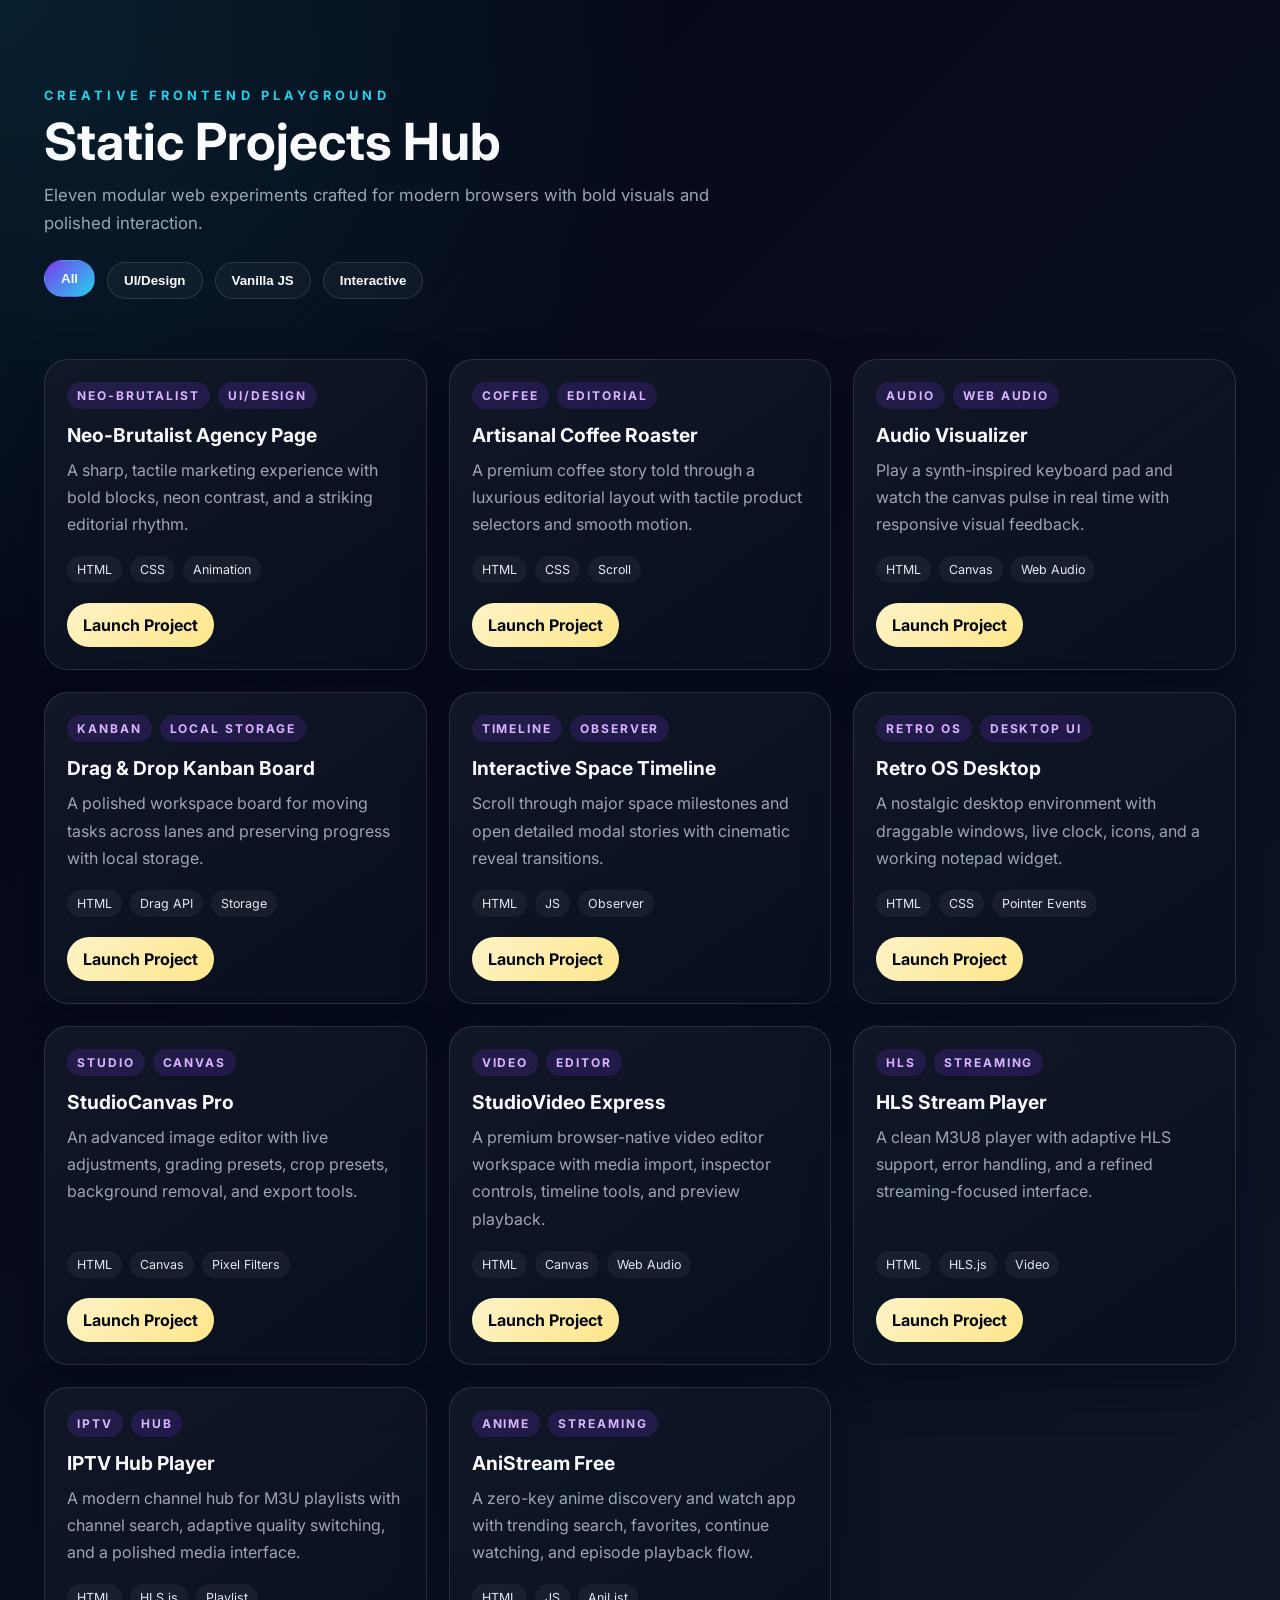
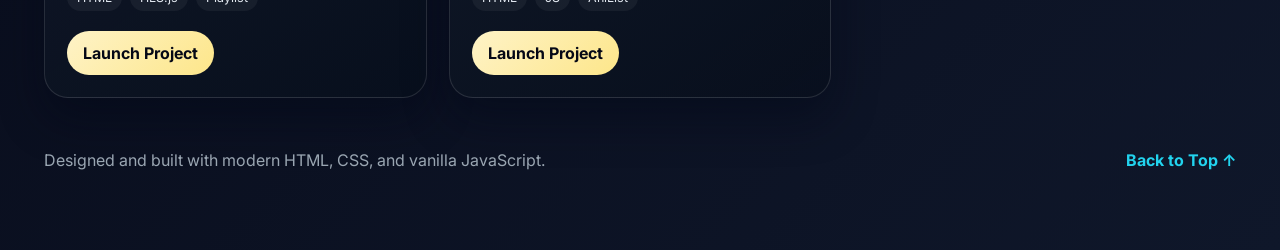
<file: index.html>
<!DOCTYPE html>
<html lang="en">
  <head>
    <meta charset="UTF-8" />
    <meta name="viewport" content="width=device-width, initial-scale=1.0" />
    <title>Static Projects Hub</title>
    <meta
      name="description"
      content="A polished showcase of six modular web experiments built with modern HTML, CSS, and vanilla JavaScript."
    />
    <link rel="preconnect" href="https://fonts.googleapis.com" />
    <link rel="preconnect" href="https://fonts.gstatic.com" crossorigin />
    <link
      href="https://fonts.googleapis.com/css2?family=Inter:wght@400;500;600;700;800&display=swap"
      rel="stylesheet"
    />
    <link rel="stylesheet" href="styles.html.css" />
  </head>
  <body>
    <div class="page-shell">
      <header class="hero">
        <p class="eyebrow">Creative Frontend Playground</p>
        <h1>Static Projects Hub</h1>
        <p class="lead">Eleven modular web experiments crafted for modern browsers with bold visuals and polished interaction.</p>
        <div class="filter-group" role="toolbar" aria-label="Project filters">
          <button class="filter-chip active" data-filter="all">All</button>
          <button class="filter-chip" data-filter="ui">UI/Design</button>
          <button class="filter-chip" data-filter="js">Vanilla JS</button>
          <button class="filter-chip" data-filter="interactive">Interactive</button>
        </div>
      </header>

      <main>
        <section class="showcase-grid" aria-label="Project showcase">
          <article class="project-card" data-category="ui interactive" data-tags="UI/Design Interactive">
            <div class="card-top">
              <span class="card-badge">Neo-Brutalist</span>
              <span class="card-badge">UI/Design</span>
            </div>
            <h2>Neo-Brutalist Agency Page</h2>
            <p>A sharp, tactile marketing experience with bold blocks, neon contrast, and a striking editorial rhythm.</p>
            <div class="tech-stack">
              <span>HTML</span><span>CSS</span><span>Animation</span>
            </div>
            <a class="launch-link" href="projects/neo-brutalist/index.html">Launch Project</a>
          </article>

          <article class="project-card" data-category="ui interactive" data-tags="UI/Design Interactive">
            <div class="card-top">
              <span class="card-badge">Coffee</span>
              <span class="card-badge">Editorial</span>
            </div>
            <h2>Artisanal Coffee Roaster</h2>
            <p>A premium coffee story told through a luxurious editorial layout with tactile product selectors and smooth motion.</p>
            <div class="tech-stack">
              <span>HTML</span><span>CSS</span><span>Scroll</span>
            </div>
            <a class="launch-link" href="projects/coffee-roaster/index.html">Launch Project</a>
          </article>

          <article class="project-card" data-category="js interactive" data-tags="Vanilla JS Interactive">
            <div class="card-top">
              <span class="card-badge">Audio</span>
              <span class="card-badge">Web Audio</span>
            </div>
            <h2>Audio Visualizer</h2>
            <p>Play a synth-inspired keyboard pad and watch the canvas pulse in real time with responsive visual feedback.</p>
            <div class="tech-stack">
              <span>HTML</span><span>Canvas</span><span>Web Audio</span>
            </div>
            <a class="launch-link" href="projects/audio-visualizer/index.html">Launch Project</a>
          </article>

          <article class="project-card" data-category="js interactive" data-tags="Vanilla JS Interactive">
            <div class="card-top">
              <span class="card-badge">Kanban</span>
              <span class="card-badge">Local Storage</span>
            </div>
            <h2>Drag & Drop Kanban Board</h2>
            <p>A polished workspace board for moving tasks across lanes and preserving progress with local storage.</p>
            <div class="tech-stack">
              <span>HTML</span><span>Drag API</span><span>Storage</span>
            </div>
            <a class="launch-link" href="projects/kanban-board/index.html">Launch Project</a>
          </article>

          <article class="project-card" data-category="js interactive" data-tags="Vanilla JS Interactive">
            <div class="card-top">
              <span class="card-badge">Timeline</span>
              <span class="card-badge">Observer</span>
            </div>
            <h2>Interactive Space Timeline</h2>
            <p>Scroll through major space milestones and open detailed modal stories with cinematic reveal transitions.</p>
            <div class="tech-stack">
              <span>HTML</span><span>JS</span><span>Observer</span>
            </div>
            <a class="launch-link" href="projects/space-timeline/index.html">Launch Project</a>
          </article>

          <article class="project-card" data-category="ui interactive" data-tags="UI/Design Interactive">
            <div class="card-top">
              <span class="card-badge">Retro OS</span>
              <span class="card-badge">Desktop UI</span>
            </div>
            <h2>Retro OS Desktop</h2>
            <p>A nostalgic desktop environment with draggable windows, live clock, icons, and a working notepad widget.</p>
            <div class="tech-stack">
              <span>HTML</span><span>CSS</span><span>Pointer Events</span>
            </div>
            <a class="launch-link" href="projects/retro-os/index.html">Launch Project</a>
          </article>

          <article class="project-card" data-category="js interactive" data-tags="Vanilla JS Interactive">
            <div class="card-top">
              <span class="card-badge">Studio</span>
              <span class="card-badge">Canvas</span>
            </div>
            <h2>StudioCanvas Pro</h2>
            <p>An advanced image editor with live adjustments, grading presets, crop presets, background removal, and export tools.</p>
            <div class="tech-stack">
              <span>HTML</span><span>Canvas</span><span>Pixel Filters</span>
            </div>
            <a class="launch-link" href="projects/image-studio/index.html">Launch Project</a>
          </article>

          <article class="project-card" data-category="js interactive" data-tags="Vanilla JS Interactive">
            <div class="card-top">
              <span class="card-badge">Video</span>
              <span class="card-badge">Editor</span>
            </div>
            <h2>StudioVideo Express</h2>
            <p>A premium browser-native video editor workspace with media import, inspector controls, timeline tools, and preview playback.</p>
            <div class="tech-stack">
              <span>HTML</span><span>Canvas</span><span>Web Audio</span>
            </div>
            <a class="launch-link" href="projects/video-editor/index.html">Launch Project</a>
          </article>

          <article class="project-card" data-category="js interactive" data-tags="Vanilla JS Interactive">
            <div class="card-top">
              <span class="card-badge">HLS</span>
              <span class="card-badge">Streaming</span>
            </div>
            <h2>HLS Stream Player</h2>
            <p>A clean M3U8 player with adaptive HLS support, error handling, and a refined streaming-focused interface.</p>
            <div class="tech-stack">
              <span>HTML</span><span>HLS.js</span><span>Video</span>
            </div>
            <a class="launch-link" href="projects/hls-player/index.html">Launch Project</a>
          </article>

          <article class="project-card" data-category="js interactive" data-tags="Vanilla JS Interactive">
            <div class="card-top">
              <span class="card-badge">IPTV</span>
              <span class="card-badge">Hub</span>
            </div>
            <h2>IPTV Hub Player</h2>
            <p>A modern channel hub for M3U playlists with channel search, adaptive quality switching, and a polished media interface.</p>
            <div class="tech-stack">
              <span>HTML</span><span>HLS.js</span><span>Playlist</span>
            </div>
            <a class="launch-link" href="projects/iptv-player/index.html">Launch Project</a>
          </article>

          <article class="project-card" data-category="js interactive" data-tags="Vanilla JS Interactive">
            <div class="card-top">
              <span class="card-badge">Anime</span>
              <span class="card-badge">Streaming</span>
            </div>
            <h2>AniStream Free</h2>
            <p>A zero-key anime discovery and watch app with trending search, favorites, continue watching, and episode playback flow.</p>
            <div class="tech-stack">
              <span>HTML</span><span>JS</span><span>AniList</span>
            </div>
            <a class="launch-link" href="projects/anime-hub/index.html">Launch Project</a>
          </article>
        </section>
      </main>

      <footer class="footer">
        <p>Designed and built with modern HTML, CSS, and vanilla JavaScript.</p>
        <a href="#top" class="back-top">Back to Top ↑</a>
      </footer>
    </div>

    <script src="script.js"></script>
  </body>
</html>
</file>
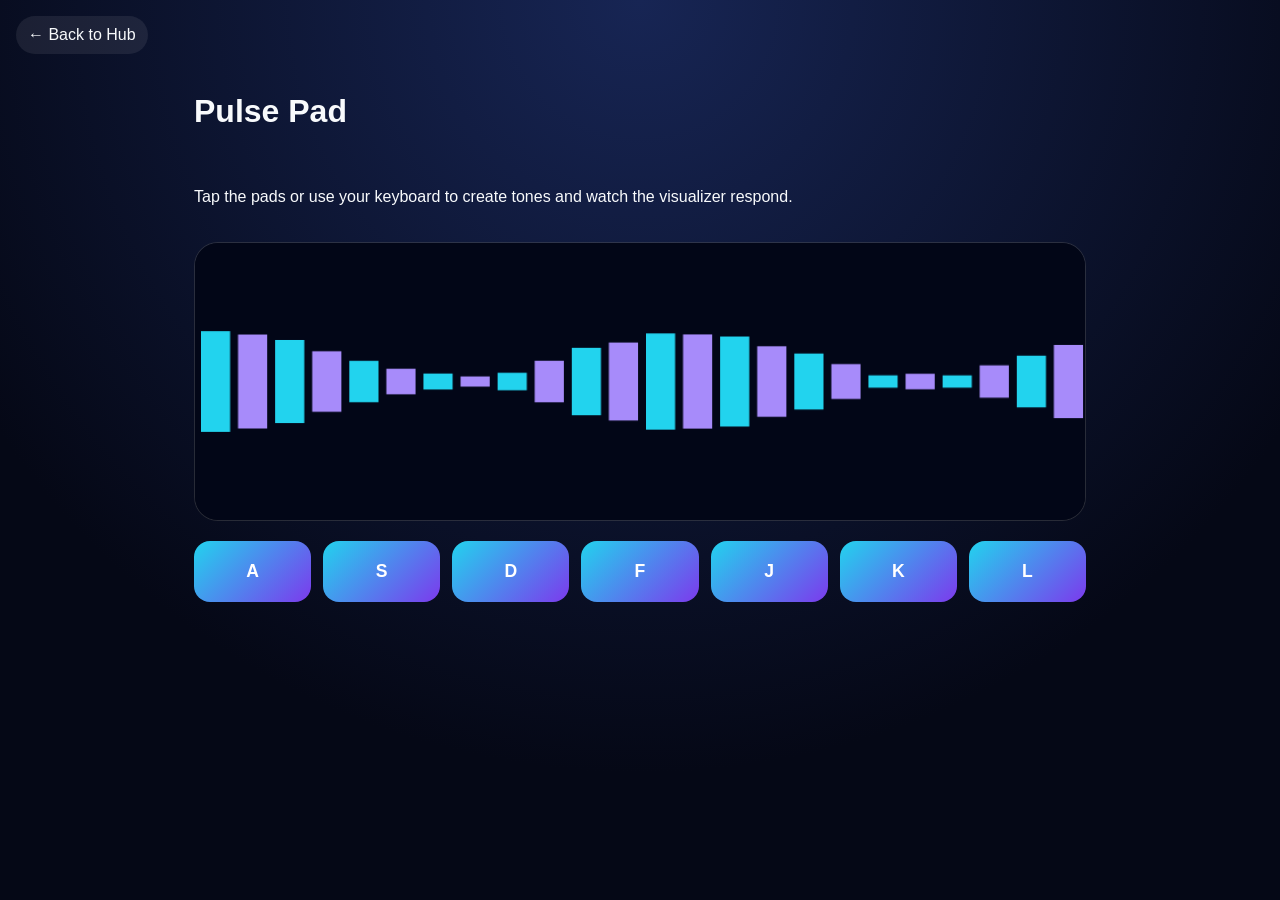
<file: projects/audio-visualizer/index.html>
<!DOCTYPE html>
<html lang="en">
  <head>
    <meta charset="UTF-8" />
    <meta name="viewport" content="width=device-width, initial-scale=1.0" />
    <title>Audio Visualizer</title>
    <link rel="stylesheet" href="style.css" />
  </head>
  <body>
    <a class="back-link" href="../../index.html">← Back to Hub</a>
    <main class="page-shell">
      <h1>Pulse Pad</h1>
      <p>Tap the pads or use your keyboard to create tones and watch the visualizer respond.</p>
      <canvas id="visualizer" width="900" height="280"></canvas>
      <div class="pad-grid">
        <button class="pad" data-note="A" data-frequency="261.63">A</button>
        <button class="pad" data-note="S" data-frequency="293.66">S</button>
        <button class="pad" data-note="D" data-frequency="329.63">D</button>
        <button class="pad" data-note="F" data-frequency="392.00">F</button>
        <button class="pad" data-note="J" data-frequency="440.00">J</button>
        <button class="pad" data-note="K" data-frequency="493.88">K</button>
        <button class="pad" data-note="L" data-frequency="523.25">L</button>
      </div>
    </main>
    <script src="app.js"></script>
  </body>
</html>
</file>
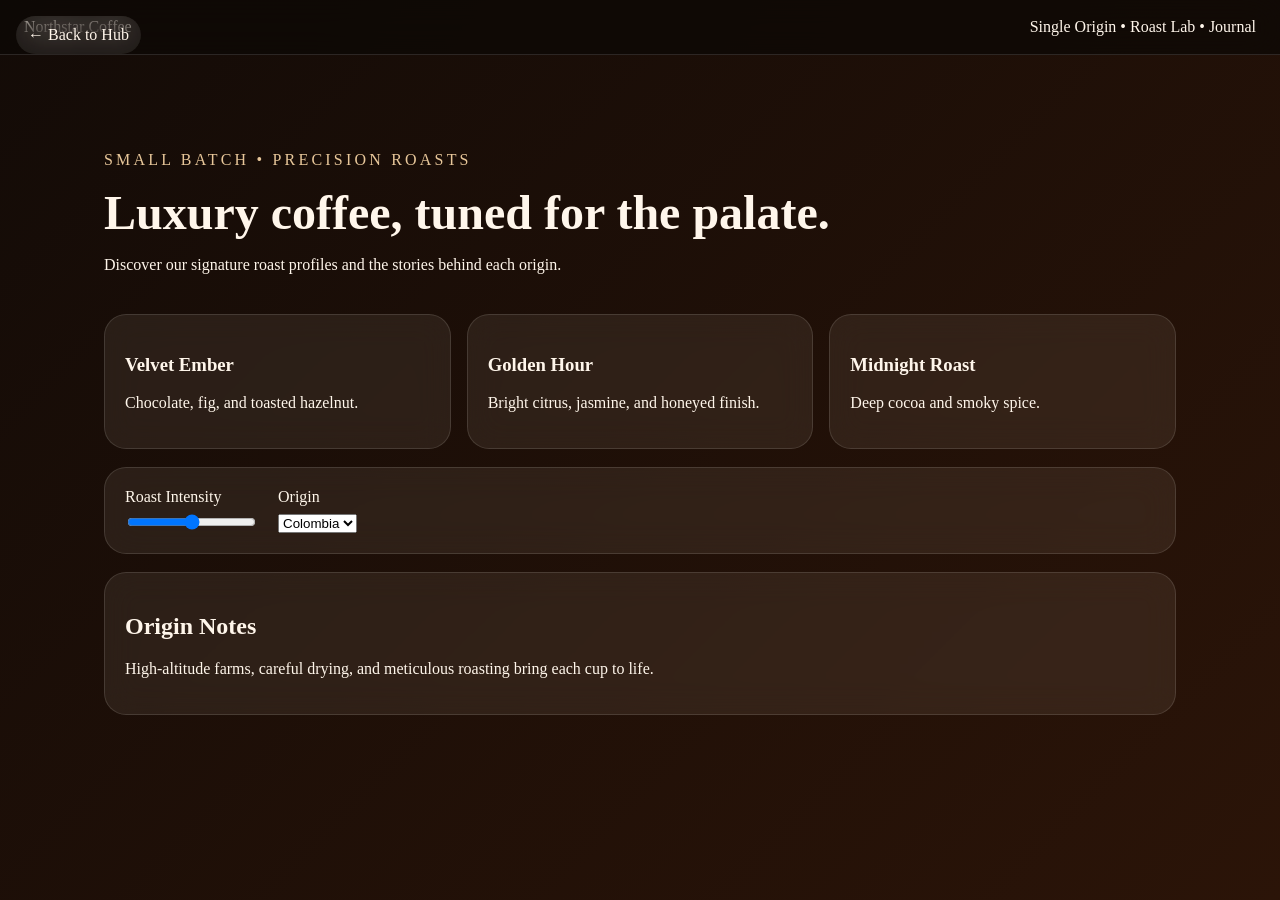
<file: projects/coffee-roaster/index.html>
<!DOCTYPE html>
<html lang="en">
  <head>
    <meta charset="UTF-8" />
    <meta name="viewport" content="width=device-width, initial-scale=1.0" />
    <title>Artisanal Coffee Roaster</title>
    <link rel="stylesheet" href="style.css" />
  </head>
  <body>
    <a class="back-link" href="../../index.html">← Back to Hub</a>
    <nav class="topbar">
      <div>Northstar Coffee</div>
      <div>Single Origin • Roast Lab • Journal</div>
    </nav>

    <main class="page-shell">
      <section class="hero">
        <p class="eyebrow">Small Batch • Precision Roasts</p>
        <h1>Luxury coffee, tuned for the palate.</h1>
        <p>Discover our signature roast profiles and the stories behind each origin.</p>
      </section>

      <section class="products">
        <article class="card">
          <h3>Velvet Ember</h3>
          <p>Chocolate, fig, and toasted hazelnut.</p>
        </article>
        <article class="card">
          <h3>Golden Hour</h3>
          <p>Bright citrus, jasmine, and honeyed finish.</p>
        </article>
        <article class="card">
          <h3>Midnight Roast</h3>
          <p>Deep cocoa and smoky spice.</p>
        </article>
      </section>

      <section class="controls">
        <label>Roast Intensity <input type="range" min="1" max="5" value="3" /></label>
        <label>Origin
          <select>
            <option>Colombia</option>
            <option>Ethiopia</option>
            <option>Brazil</option>
          </select>
        </label>
      </section>

      <section class="map-card">
        <h2>Origin Notes</h2>
        <p>High-altitude farms, careful drying, and meticulous roasting bring each cup to life.</p>
      </section>
    </main>
  </body>
</html>
</file>
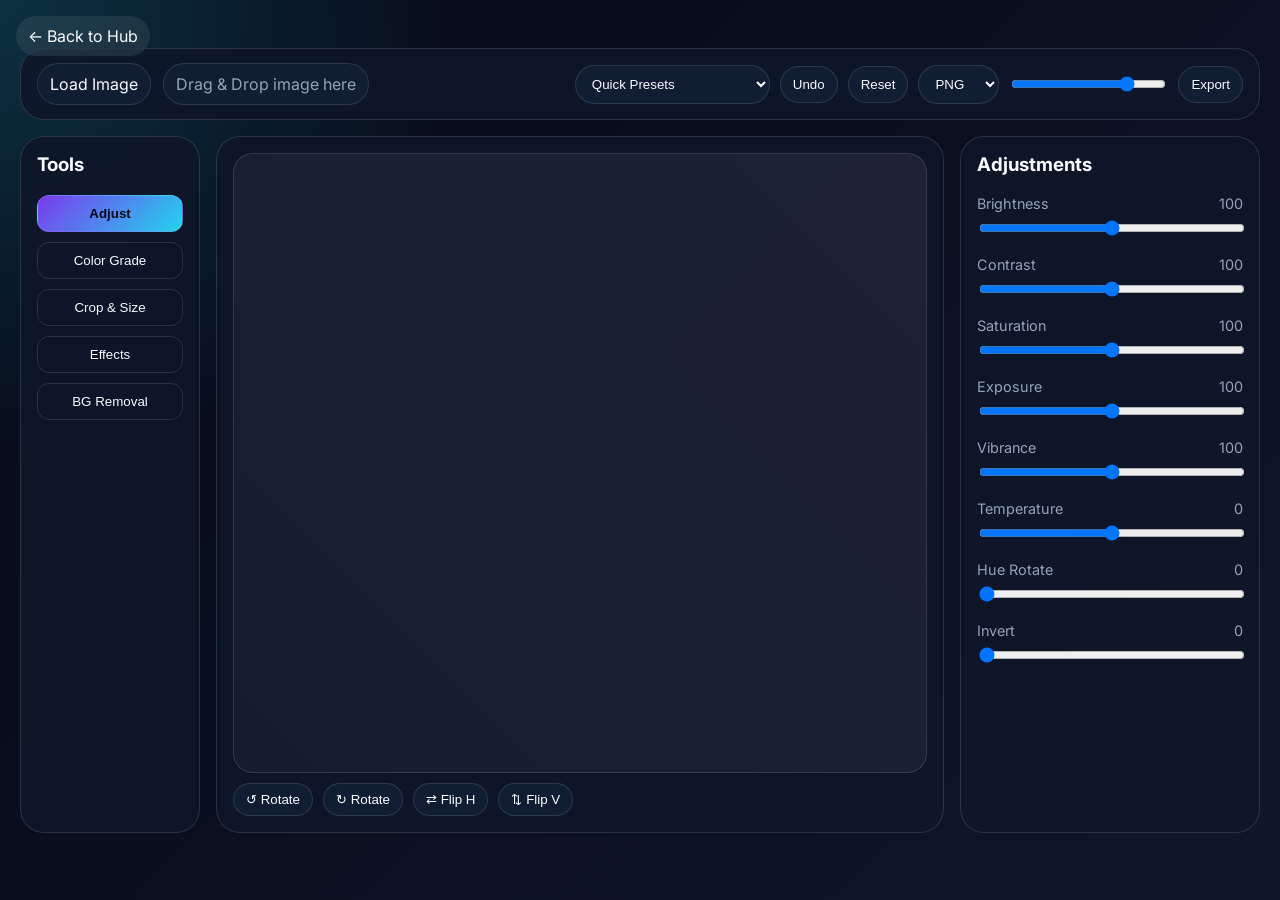
<file: projects/image-studio/index.html>
<!DOCTYPE html>
<html lang="en">
  <head>
    <meta charset="UTF-8" />
    <meta name="viewport" content="width=device-width, initial-scale=1.0" />
    <title>StudioCanvas Pro</title>
    <link rel="preconnect" href="https://fonts.googleapis.com" />
    <link rel="preconnect" href="https://fonts.gstatic.com" crossorigin />
    <link
      href="https://fonts.googleapis.com/css2?family=Inter:wght@400;500;600;700;800&display=swap"
      rel="stylesheet"
    />
    <link rel="stylesheet" href="style.css" />
  </head>
  <body>
    <a class="back-link" href="../../index.html">← Back to Hub</a>

    <div class="app-shell">
      <header class="topbar">
        <div class="topbar-left">
          <label class="file-picker">
            <input id="fileInput" type="file" accept="image/*" />
            <span>Load Image</span>
          </label>
          <div class="drop-zone" id="dropZone">Drag & Drop image here</div>
        </div>

        <div class="topbar-actions">
          <select id="presetSelect">
            <option value="none">Quick Presets</option>
            <option value="cinematic">Cinematic Teal & Orange</option>
            <option value="portrait">Cinematic Portrait Film</option>
            <option value="vintage">Vintage Warm</option>
            <option value="cyberpunk">Cyberpunk Neon</option>
            <option value="bw">Classic B&W</option>
          </select>
          <button id="undoBtn">Undo</button>
          <button id="resetBtn">Reset</button>
          <select id="exportFormat">
            <option value="png">PNG</option>
            <option value="jpeg">JPEG</option>
          </select>
          <input id="jpegQuality" type="range" min="0.5" max="1" step="0.01" value="0.92" />
          <button id="exportBtn">Export</button>
        </div>
      </header>

      <div class="workspace">
        <aside class="toolbar">
          <h3>Tools</h3>
          <button class="tool-btn active" data-tool="adjust">Adjust</button>
          <button class="tool-btn" data-tool="grade">Color Grade</button>
          <button class="tool-btn" data-tool="crop">Crop & Size</button>
          <button class="tool-btn" data-tool="effects">Effects</button>
          <button class="tool-btn" data-tool="bg">BG Removal</button>
        </aside>

        <section class="canvas-panel">
          <div class="canvas-frame">
            <canvas id="editorCanvas"></canvas>
            <div class="crop-overlay" id="cropOverlay"></div>
          </div>
          <div class="canvas-actions">
            <button id="rotateLeftBtn">↺ Rotate</button>
            <button id="rotateRightBtn">↻ Rotate</button>
            <button id="flipHBtn">⇄ Flip H</button>
            <button id="flipVBtn">⇅ Flip V</button>
          </div>
        </section>

        <aside class="sidebar">
          <h3 id="controlTitle">Adjustments</h3>
          <div id="controls"></div>
        </aside>
      </div>
    </div>

    <script src="app.js"></script>
  </body>
</html>
</file>
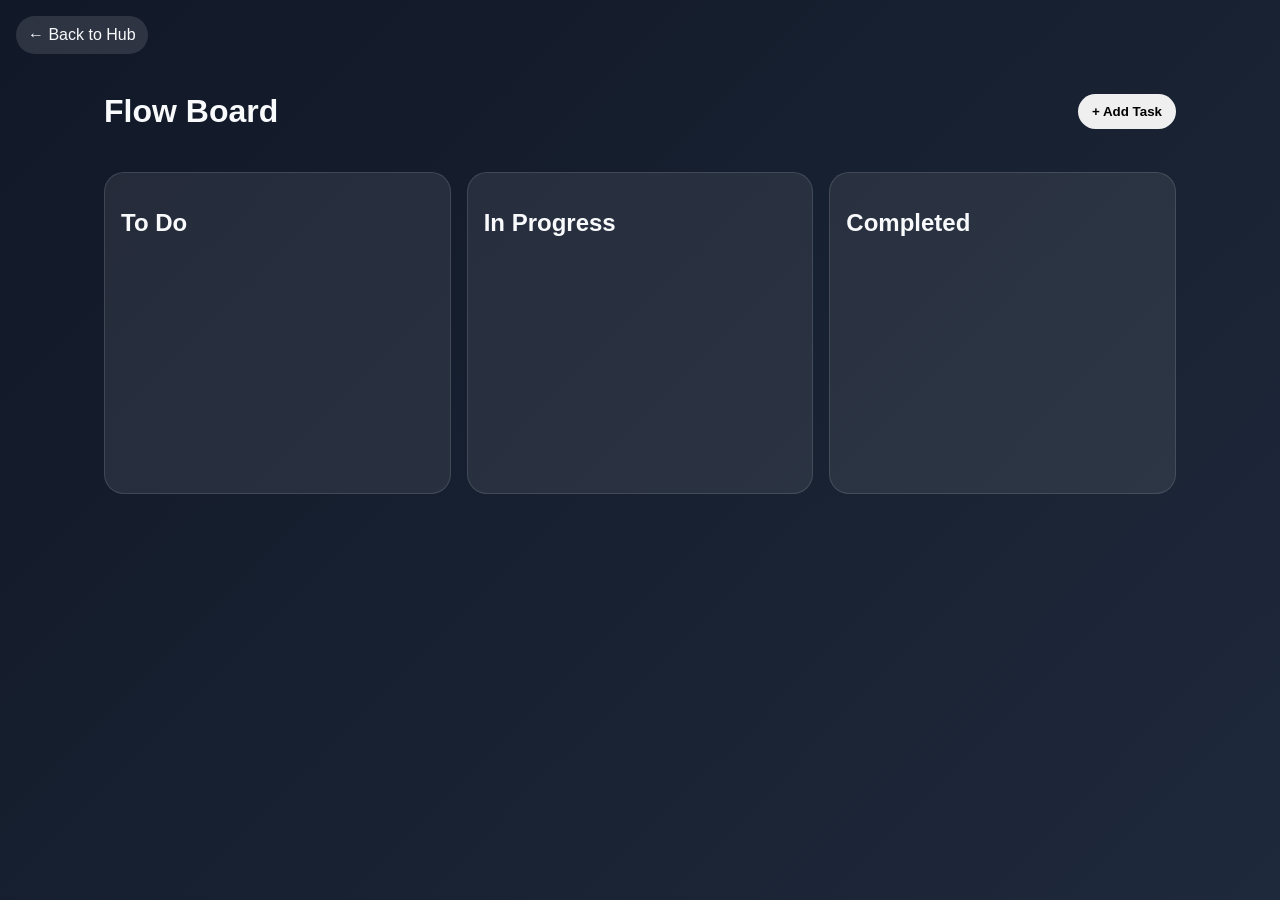
<file: projects/kanban-board/index.html>
<!DOCTYPE html>
<html lang="en">
  <head>
    <meta charset="UTF-8" />
    <meta name="viewport" content="width=device-width, initial-scale=1.0" />
    <title>Kanban Board</title>
    <link rel="stylesheet" href="style.css" />
  </head>
  <body>
    <a class="back-link" href="../../index.html">← Back to Hub</a>
    <main class="page-shell">
      <header class="topbar">
        <h1>Flow Board</h1>
        <button id="add-task-btn">+ Add Task</button>
      </header>

      <section class="board">
        <div class="column" data-column="todo">
          <h2>To Do</h2>
          <div class="dropzone" id="todo"></div>
        </div>
        <div class="column" data-column="progress">
          <h2>In Progress</h2>
          <div class="dropzone" id="progress"></div>
        </div>
        <div class="column" data-column="done">
          <h2>Completed</h2>
          <div class="dropzone" id="done"></div>
        </div>
      </section>
    </main>

    <dialog id="task-dialog">
      <form id="task-form" method="dialog">
        <h3>Add a task</h3>
        <input id="task-title" placeholder="Task title" required />
        <select id="task-status">
          <option value="todo">To Do</option>
          <option value="progress">In Progress</option>
          <option value="done">Completed</option>
        </select>
        <div class="dialog-actions">
          <button value="cancel">Cancel</button>
          <button value="default" type="submit">Save</button>
        </div>
      </form>
    </dialog>

    <script src="app.js"></script>
  </body>
</html>
</file>
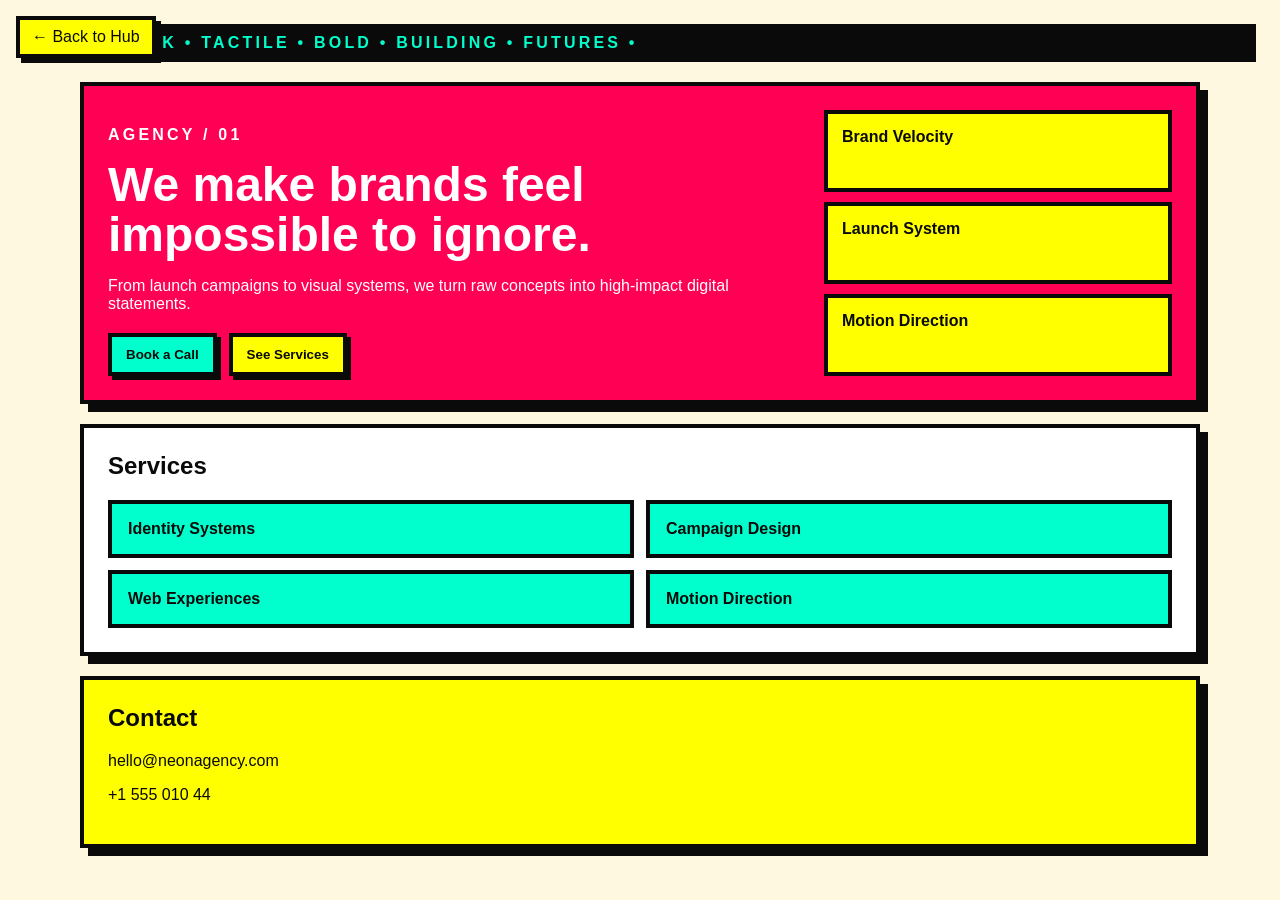
<file: projects/neo-brutalist/index.html>
<!DOCTYPE html>
<html lang="en">
  <head>
    <meta charset="UTF-8" />
    <meta name="viewport" content="width=device-width, initial-scale=1.0" />
    <title>Neo-Brutalist Agency</title>
    <link rel="stylesheet" href="style.css" />
  </head>
  <body>
    <a class="back-link" href="../../index.html">← Back to Hub</a>
    <div class="ticker">NEON • STARK • TACTILE • BOLD • BUILDING • FUTURES •</div>
    <main class="page-shell">
      <section class="hero-card">
        <div>
          <p class="eyebrow">Agency / 01</p>
          <h1>We make brands feel impossible to ignore.</h1>
          <p>From launch campaigns to visual systems, we turn raw concepts into high-impact digital statements.</p>
          <div class="actions">
            <button class="btn primary">Book a Call</button>
            <button class="btn">See Services</button>
          </div>
        </div>
        <div class="hero-stack">
          <div class="mini-panel">Brand Velocity</div>
          <div class="mini-panel">Launch System</div>
          <div class="mini-panel">Motion Direction</div>
        </div>
      </section>

      <section class="services">
        <h2>Services</h2>
        <div class="service-grid">
          <article>Identity Systems</article>
          <article>Campaign Design</article>
          <article>Web Experiences</article>
          <article>Motion Direction</article>
        </div>
      </section>

      <section class="contact-card">
        <h2>Contact</h2>
        <p>hello@neonagency.com</p>
        <p>+1 555 010 44</p>
      </section>
    </main>
  </body>
</html>
</file>
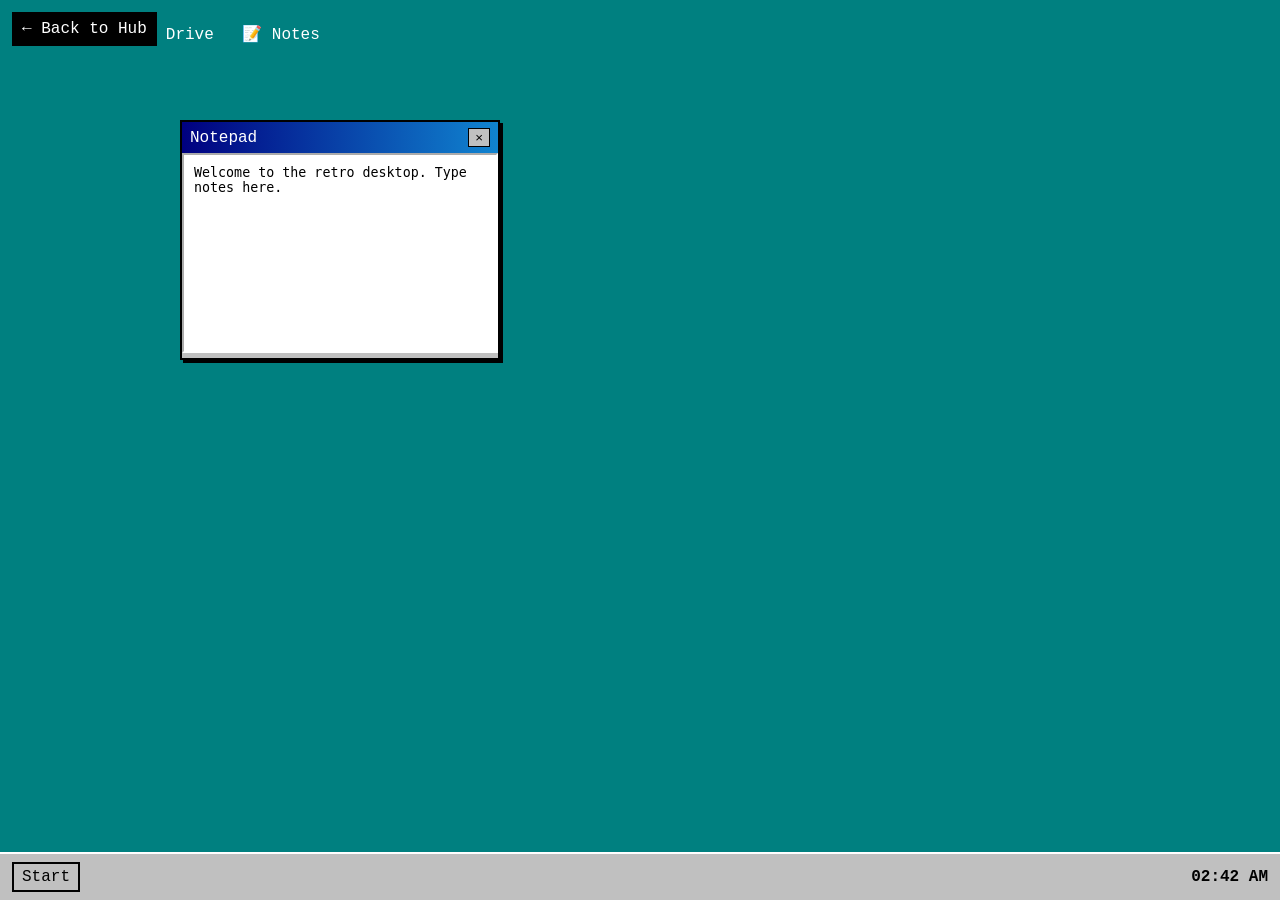
<file: projects/retro-os/index.html>
<!DOCTYPE html>
<html lang="en">
  <head>
    <meta charset="UTF-8" />
    <meta name="viewport" content="width=device-width, initial-scale=1.0" />
    <title>Retro OS</title>
    <link rel="stylesheet" href="style.css" />
  </head>
  <body>
    <a class="back-link" href="../../index.html">← Back to Hub</a>
    <div class="desktop">
      <div class="desktop-icons">
        <div class="icon">📁 Files</div>
        <div class="icon">💾 Drive</div>
        <div class="icon">📝 Notes</div>
      </div>

      <div class="window" id="window-notepad">
        <div class="titlebar">
          <span>Notepad</span>
          <button class="close-btn">×</button>
        </div>
        <textarea>Welcome to the retro desktop. Type notes here.</textarea>
      </div>

      <div class="taskbar">
        <div class="start">Start</div>
        <div class="clock" id="clock">--:--</div>
      </div>
    </div>
    <script src="app.js"></script>
  </body>
</html>
</file>
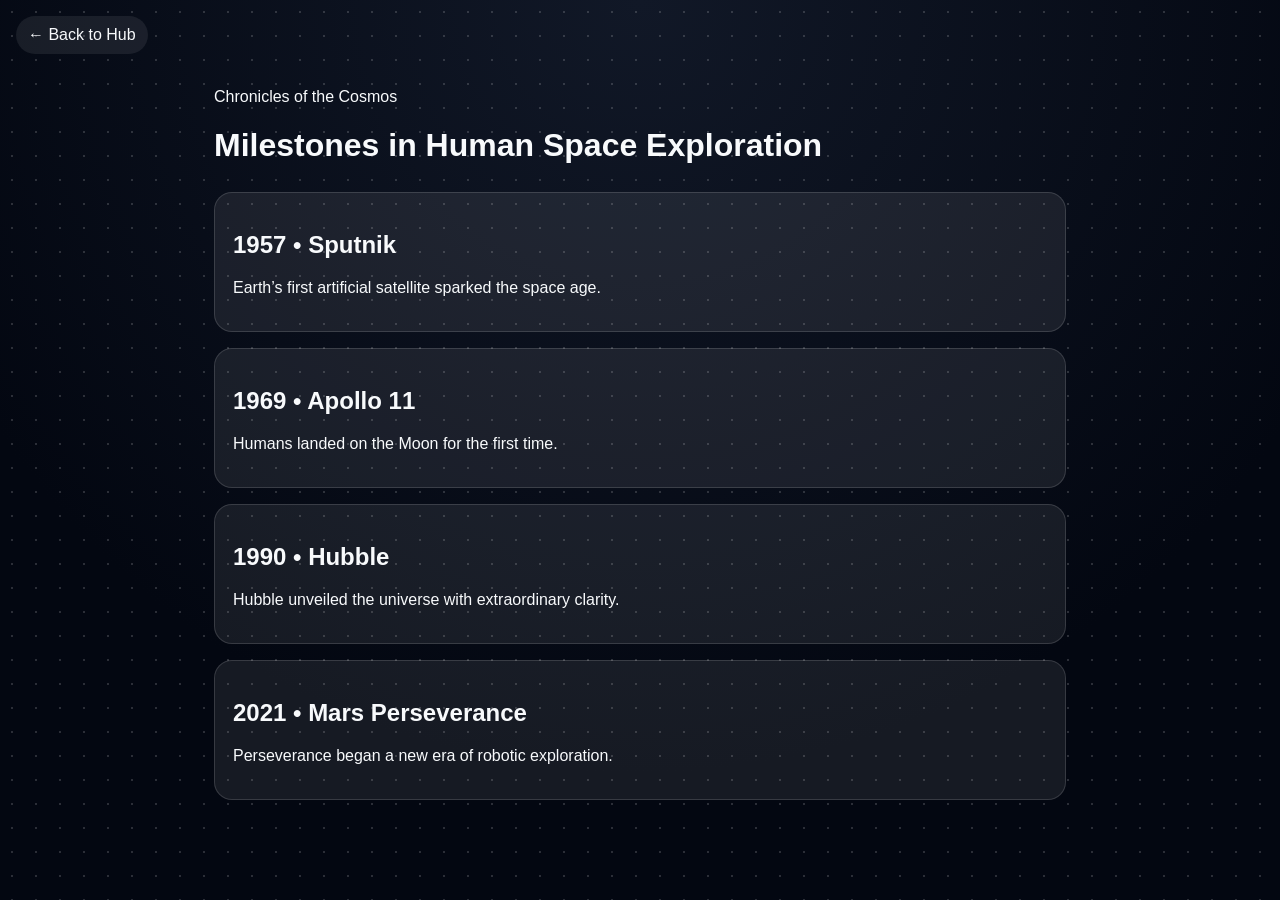
<file: projects/space-timeline/index.html>
<!DOCTYPE html>
<html lang="en">
  <head>
    <meta charset="UTF-8" />
    <meta name="viewport" content="width=device-width, initial-scale=1.0" />
    <title>Space Timeline</title>
    <link rel="stylesheet" href="style.css" />
  </head>
  <body>
    <a class="back-link" href="../../index.html">← Back to Hub</a>
    <main class="page-shell">
      <header class="hero">
        <p class="eyebrow">Chronicles of the Cosmos</p>
        <h1>Milestones in Human Space Exploration</h1>
      </header>

      <section class="timeline">
        <article class="event" data-index="0">
          <h2>1957 • Sputnik</h2>
          <p>Earth’s first artificial satellite sparked the space age.</p>
        </article>
        <article class="event" data-index="1">
          <h2>1969 • Apollo 11</h2>
          <p>Humans landed on the Moon for the first time.</p>
        </article>
        <article class="event" data-index="2">
          <h2>1990 • Hubble</h2>
          <p>Hubble unveiled the universe with extraordinary clarity.</p>
        </article>
        <article class="event" data-index="3">
          <h2>2021 • Mars Perseverance</h2>
          <p>Perseverance began a new era of robotic exploration.</p>
        </article>
      </section>
    </main>

    <dialog id="event-dialog">
      <h3 id="dialog-title"></h3>
      <p id="dialog-body"></p>
      <button id="close-dialog">Close</button>
    </dialog>

    <script src="app.js"></script>
  </body>
</html>
</file>
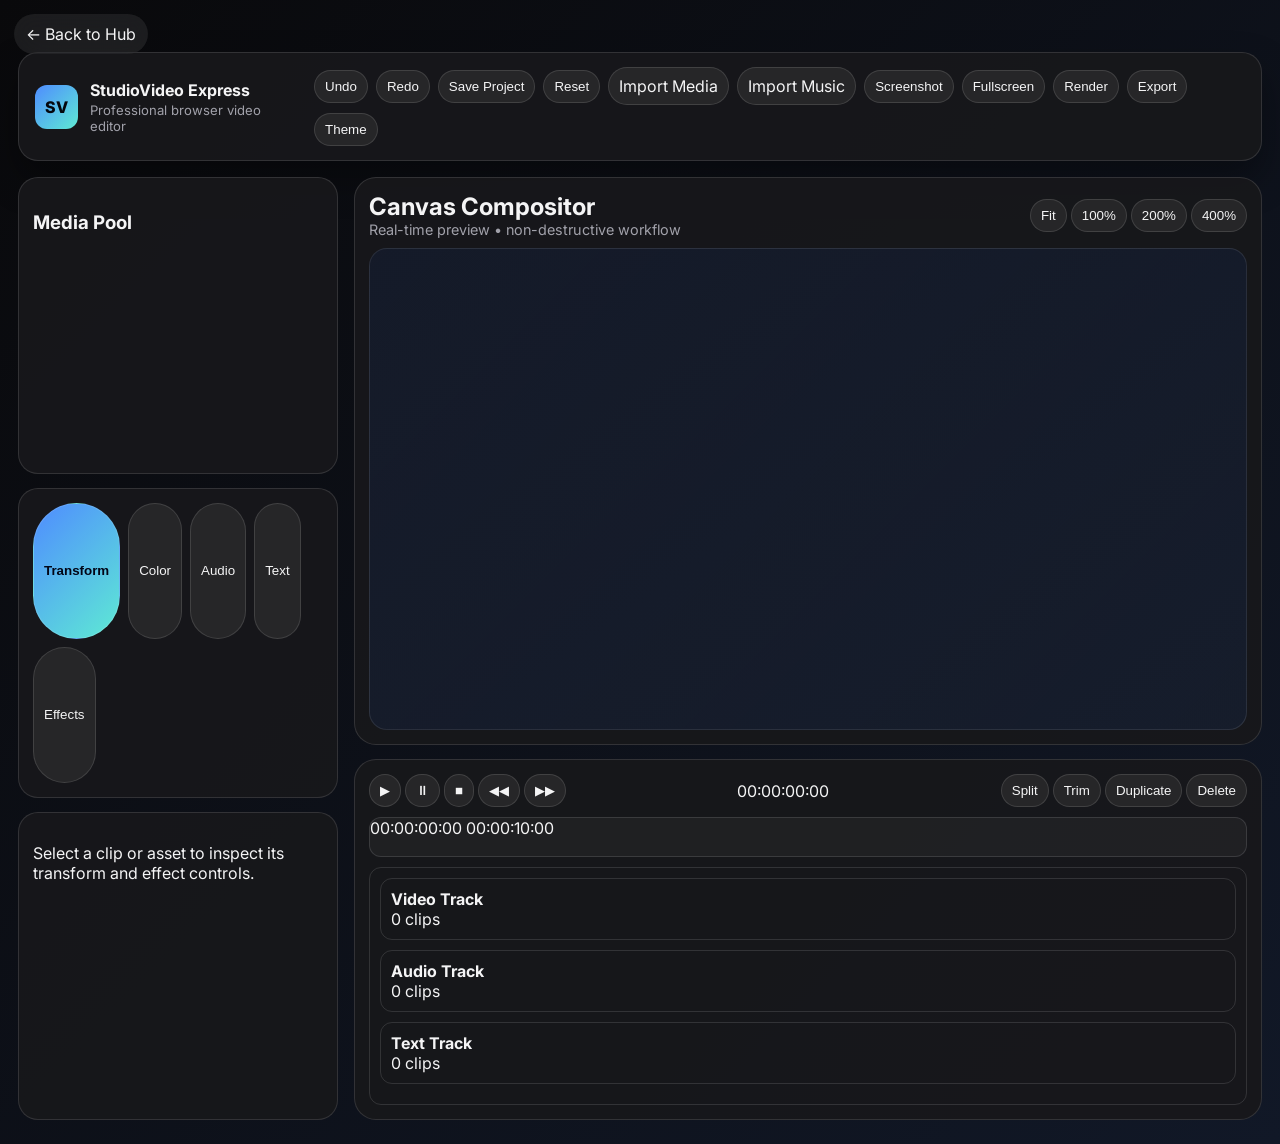
<file: projects/video-editor/index.html>
<!DOCTYPE html>
<html lang="en">
  <head>
    <meta charset="UTF-8" />
    <meta name="viewport" content="width=device-width, initial-scale=1.0" />
    <title>StudioVideo Express</title>
    <link rel="preconnect" href="https://fonts.googleapis.com" />
    <link rel="preconnect" href="https://fonts.gstatic.com" crossorigin />
    <link
      href="https://fonts.googleapis.com/css2?family=Inter:wght@400;500;600;700;800&display=swap"
      rel="stylesheet"
    />
    <link rel="stylesheet" href="style.css" />
  </head>
  <body>
    <a class="back-link" href="../../index.html">← Back to Hub</a>

    <div class="editor-shell">
      <header class="topbar">
        <div class="brand">
          <div class="logo">SV</div>
          <div>
            <h1>StudioVideo Express</h1>
            <p>Professional browser video editor</p>
          </div>
        </div>

        <div class="top-actions">
          <button data-action="undo">Undo</button>
          <button data-action="redo">Redo</button>
          <button data-action="save">Save Project</button>
          <button data-action="reset">Reset</button>
          <label class="file-button">
            <input id="importMedia" type="file" accept="video/*,image/*,audio/*" multiple />
            Import Media
          </label>
          <label class="file-button">
            <input id="importMusic" type="file" accept="audio/*" />
            Import Music
          </label>
          <button data-action="screenshot">Screenshot</button>
          <button data-action="fullscreen">Fullscreen</button>
          <button data-action="render">Render</button>
          <button data-action="export">Export</button>
          <button data-action="theme">Theme</button>
        </div>
      </header>

      <div class="workspace">
        <aside class="left-panel">
          <div class="panel-section">
            <h3>Media Pool</h3>
            <div id="mediaPool" class="media-pool"></div>
          </div>

          <div class="panel-section tabs">
            <button class="tab active" data-tab="transform">Transform</button>
            <button class="tab" data-tab="color">Color</button>
            <button class="tab" data-tab="audio">Audio</button>
            <button class="tab" data-tab="text">Text</button>
            <button class="tab" data-tab="effects">Effects</button>
          </div>

          <div class="panel-section" id="inspector"></div>
        </aside>

        <main class="main-panel">
          <section class="preview-panel">
            <div class="preview-header">
              <div>
                <h2>Canvas Compositor</h2>
                <p>Real-time preview • non-destructive workflow</p>
              </div>
              <div class="preview-tools">
                <button data-view="fit">Fit</button>
                <button data-view="percent">100%</button>
                <button data-view="zoom200">200%</button>
                <button data-view="zoom400">400%</button>
              </div>
            </div>
            <div class="canvas-wrap">
              <canvas id="previewCanvas"></canvas>
            </div>
          </section>

          <section class="timeline-panel">
            <div class="timeline-toolbar">
              <div class="transport">
                <button data-transport="play">▶</button>
                <button data-transport="pause">⏸</button>
                <button data-transport="stop">■</button>
                <button data-transport="prev">◀◀</button>
                <button data-transport="next">▶▶</button>
              </div>
              <div class="time-display">00:00:00:00</div>
              <div class="timeline-tools">
                <button data-timeline="split">Split</button>
                <button data-timeline="trim">Trim</button>
                <button data-timeline="duplicate">Duplicate</button>
                <button data-timeline="delete">Delete</button>
              </div>
            </div>
            <div class="timeline-ruler" id="timelineRuler"></div>
            <div class="timeline-track-list" id="timelineTracks"></div>
          </section>
        </main>
      </div>
    </div>

    <script src="app.js"></script>
  </body>
</html>
</file>
<file: styles.html.css>
:root {
  color-scheme: dark;
  --bg: #060816;
  --panel: rgba(15, 23, 42, 0.92);
  --panel-strong: #11182e;
  --text: #f8fafc;
  --muted: #9aa6b2;
  --accent: #7c3aed;
  --accent-2: #22d3ee;
  --border: rgba(255, 255, 255, 0.12);
  --shadow: 0 20px 45px rgba(2, 6, 23, 0.45);
}

* {
  box-sizing: border-box;
}

html {
  scroll-behavior: smooth;
}

body {
  margin: 0;
  font-family: 'Inter', system-ui, -apple-system, BlinkMacSystemFont, 'Segoe UI', sans-serif;
  color: var(--text);
  background:
    radial-gradient(circle at top left, rgba(34, 211, 238, 0.12), transparent 30%),
    linear-gradient(135deg, #040613 0%, #0f172a 100%);
  min-height: 100vh;
}

.page-shell {
  max-width: 1240px;
  margin: 0 auto;
  padding: 32px 24px 64px;
}

.hero {
  padding: 56px 0 36px;
}

.eyebrow {
  margin: 0 0 12px;
  text-transform: uppercase;
  letter-spacing: 0.32em;
  color: var(--accent-2);
  font-size: 0.8rem;
  font-weight: 700;
}

h1 {
  margin: 0 0 12px;
  font-size: clamp(2rem, 4vw, 3.3rem);
  line-height: 1.05;
}

.lead {
  margin: 0;
  max-width: 700px;
  font-size: 1.05rem;
  color: var(--muted);
  line-height: 1.7;
}

.filter-group {
  display: flex;
  flex-wrap: wrap;
  gap: 12px;
  margin-top: 24px;
}

.filter-chip {
  border: 1px solid var(--border);
  background: rgba(255, 255, 255, 0.04);
  color: var(--text);
  padding: 10px 16px;
  border-radius: 999px;
  cursor: pointer;
  font-weight: 600;
  transition: transform 180ms ease, background 180ms ease, border-color 180ms ease;
}

.filter-chip:hover,
.filter-chip.active {
  transform: translateY(-2px);
  background: linear-gradient(135deg, var(--accent), var(--accent-2));
  border-color: transparent;
}

.showcase-grid {
  display: grid;
  grid-template-columns: repeat(3, minmax(0, 1fr));
  gap: 22px;
  margin-top: 24px;
}

.project-card {
  background: linear-gradient(145deg, rgba(17, 24, 39, 0.95), rgba(8, 15, 29, 0.92));
  border: 1px solid var(--border);
  border-radius: 24px;
  padding: 22px;
  box-shadow: var(--shadow);
  display: flex;
  flex-direction: column;
  min-height: 280px;
  transition: transform 220ms ease, border-color 220ms ease, box-shadow 220ms ease;
}

.project-card:hover {
  transform: translateY(-8px);
  border-color: rgba(34, 211, 238, 0.4);
  box-shadow: 0 20px 40px rgba(34, 211, 238, 0.16);
}

.project-card.is-hidden {
  display: none;
}

.card-top {
  display: flex;
  gap: 8px;
  flex-wrap: wrap;
  margin-bottom: 14px;
}

.card-badge {
  border-radius: 999px;
  padding: 6px 10px;
  font-size: 0.75rem;
  font-weight: 700;
  text-transform: uppercase;
  letter-spacing: 0.16em;
  background: rgba(124, 58, 237, 0.18);
  color: #d8b4fe;
}

.project-card h2 {
  margin: 0 0 10px;
  font-size: 1.2rem;
}

.project-card p {
  color: var(--muted);
  line-height: 1.7;
  margin: 0 0 18px;
}

.tech-stack {
  display: flex;
  flex-wrap: wrap;
  gap: 8px;
  margin-top: auto;
}

.tech-stack span {
  padding: 6px 10px;
  border-radius: 999px;
  background: rgba(255, 255, 255, 0.05);
  font-size: 0.78rem;
  color: #e2e8f0;
}

.launch-link {
  display: inline-flex;
  margin-top: 20px;
  align-items: center;
  justify-content: center;
  text-decoration: none;
  color: #050816;
  font-weight: 700;
  background: linear-gradient(135deg, #fef3c7 0%, #fde68a 100%);
  padding: 12px 16px;
  border-radius: 999px;
  align-self: flex-start;
}

.footer {
  padding-top: 36px;
  display: flex;
  justify-content: space-between;
  align-items: center;
  flex-wrap: wrap;
  gap: 12px;
  color: var(--muted);
}

.back-top {
  color: var(--accent-2);
  text-decoration: none;
  font-weight: 700;
}

@media (max-width: 900px) {
  .showcase-grid {
    grid-template-columns: repeat(2, minmax(0, 1fr));
  }
}

@media (max-width: 640px) {
  .page-shell {
    padding: 20px 16px 40px;
  }

  .showcase-grid {
    grid-template-columns: 1fr;
  }

  .footer {
    flex-direction: column;
    align-items: flex-start;
  }
}
</file>
<file: projects/audio-visualizer/style.css>
:root {
  --bg: #050816;
  --panel: rgba(255,255,255,0.08);
  --text: #f8fafc;
}
* { box-sizing: border-box; }
body {
  margin: 0;
  font-family: Inter, sans-serif;
  color: var(--text);
  background: radial-gradient(circle at top, #172554, #050816 70%);
  min-height: 100vh;
}
.back-link { position: fixed; top: 16px; left: 16px; color: var(--text); text-decoration: none; background: rgba(255,255,255,0.08); padding: 10px 12px; border-radius: 999px; }
.page-shell { max-width: 940px; margin: 0 auto; padding: 72px 24px 40px; display: grid; gap: 20px; }
canvas { width: 100%; border-radius: 24px; background: rgba(0,0,0,0.28); border: 1px solid rgba(255,255,255,0.14); }
.pad-grid { display: grid; grid-template-columns: repeat(7, minmax(0, 1fr)); gap: 12px; }
.pad { border: 0; border-radius: 16px; padding: 20px; font-size: 1.1rem; font-weight: 700; background: linear-gradient(135deg, #22d3ee, #7c3aed); color: white; cursor: pointer; }
.pad:active { transform: scale(0.96); }
</file>
<file: projects/coffee-roaster/style.css>
:root {
  --bg: #130b07;
  --panel: rgba(255, 240, 218, 0.08);
  --text: #fff6eb;
  --muted: #e8c79a;
  --accent: #c46a1b;
}
* { box-sizing: border-box; }
body {
  margin: 0;
  font-family: Georgia, 'Times New Roman', serif;
  color: var(--text);
  background: linear-gradient(135deg, #130b07 0%, #2b1408 100%);
  min-height: 100vh;
}
.back-link {
  position: fixed; top: 16px; left: 16px; z-index: 20; color: var(--text); text-decoration: none; background: rgba(255,255,255,0.08); backdrop-filter: blur(14px); padding: 10px 12px; border-radius: 999px;
}
.topbar {
  position: sticky; top: 0; z-index: 10; display: flex; justify-content: space-between; padding: 18px 24px; backdrop-filter: blur(18px); background: rgba(12, 8, 6, 0.75); border-bottom: 1px solid rgba(255,255,255,0.12);
}
.page-shell { max-width: 1120px; margin: 0 auto; padding: 32px 24px 80px; }
.hero { padding: 48px 0 24px; }
.hero h1 { font-size: clamp(2rem, 4vw, 3rem); margin: 8px 0; }
.eyebrow { text-transform: uppercase; letter-spacing: 0.2em; color: var(--muted); }
.products { display: grid; grid-template-columns: repeat(3, 1fr); gap: 16px; }
.card, .controls, .map-card { background: var(--panel); border: 1px solid rgba(255,255,255,0.12); border-radius: 22px; padding: 20px; backdrop-filter: blur(16px); }
.controls { margin-top: 18px; display: flex; gap: 20px; flex-wrap: wrap; }
input, select { display: block; margin-top: 8px; }
.map-card { margin-top: 18px; }
@media (max-width: 760px) { .products { grid-template-columns: 1fr; } }
</file>
<file: projects/image-studio/style.css>
:root {
  --bg: #060816;
  --panel: #0f172a;
  --panel-2: #111d33;
  --border: rgba(255,255,255,0.12);
  --text: #f8fafc;
  --muted: #94a3b8;
  --accent: #7c3aed;
  --accent-2: #22d3ee;
  --danger: #ff5b78;
}

* { box-sizing: border-box; }
body {
  margin: 0;
  font-family: 'Inter', sans-serif;
  background: radial-gradient(circle at top left, rgba(34,211,238,0.2), transparent 30%), linear-gradient(135deg, #050816 0%, #0f172a 100%);
  color: var(--text);
  min-height: 100vh;
}
.back-link {
  position: fixed; top: 16px; left: 16px; z-index: 20; text-decoration: none; color: var(--text); background: rgba(255,255,255,0.08); padding: 10px 12px; border-radius: 999px; backdrop-filter: blur(10px);
}
.app-shell { max-width: 1480px; margin: 0 auto; padding: 48px 20px 32px; }
.topbar { display: flex; justify-content: space-between; align-items: center; gap: 16px; background: rgba(15,23,42,0.9); border: 1px solid var(--border); border-radius: 24px; padding: 14px 16px; margin-bottom: 16px; backdrop-filter: blur(10px); }
.topbar-left { display: flex; gap: 12px; align-items: center; flex-wrap: wrap; }
.file-picker, .drop-zone, .topbar-actions button, .topbar-actions select, .topbar-actions input {
  border-radius: 999px; border: 1px solid var(--border); background: var(--panel-2); color: var(--text); padding: 10px 12px;
}
.file-picker input { display: none; }
.drop-zone { min-width: 180px; text-align: center; color: var(--muted); }
.topbar-actions { display: flex; gap: 10px; align-items: center; flex-wrap: wrap; }
.workspace { display: grid; grid-template-columns: 180px minmax(0, 1fr) 300px; gap: 16px; }
.toolbar, .sidebar { background: rgba(15,23,42,0.9); border: 1px solid var(--border); border-radius: 24px; padding: 16px; }
.toolbar h3, .sidebar h3 { margin-top: 0; }
.tool-btn { display: block; width: 100%; margin-bottom: 10px; border: 1px solid var(--border); background: transparent; color: var(--text); padding: 10px 12px; border-radius: 12px; cursor: pointer; }
.tool-btn.active { background: linear-gradient(135deg, var(--accent), var(--accent-2)); color: #050816; font-weight: 700; }
.canvas-panel { background: rgba(15,23,42,0.9); border: 1px solid var(--border); border-radius: 24px; padding: 16px; }
.canvas-frame { position: relative; min-height: 620px; display: grid; place-items: center; border: 1px solid var(--border); border-radius: 20px; overflow: hidden; background: linear-gradient(45deg, rgba(255,255,255,0.03), rgba(255,255,255,0.06)); }
#editorCanvas { max-width: 100%; max-height: 100%; display: block; cursor: grab; }
.crop-overlay { position: absolute; inset: 0; pointer-events: none; }
.canvas-actions { display: flex; gap: 10px; margin-top: 10px; flex-wrap: wrap; }
.canvas-actions button { border: 1px solid var(--border); background: var(--panel-2); color: var(--text); padding: 8px 12px; border-radius: 999px; cursor: pointer; }
.control-group { margin-bottom: 16px; }
.control-group label { display: flex; justify-content: space-between; font-size: 0.9rem; color: var(--muted); margin-bottom: 6px; }
.control-group input[type="range"], .control-group select { width: 100%; }
.control-group button { width: 100%; margin-top: 8px; border: 1px solid var(--border); background: var(--panel-2); color: var(--text); padding: 8px 10px; border-radius: 10px; cursor: pointer; }
@media (max-width: 1180px) { .workspace { grid-template-columns: 1fr; } .toolbar { order: 1; } .canvas-panel { order: 2; } .sidebar { order: 3; } }
</file>
<file: projects/kanban-board/style.css>
:root {
  --bg: #0f172a;
  --panel: rgba(255,255,255,0.12);
  --text: #f8fafc;
  --muted: #cbd5e1;
}
* { box-sizing: border-box; }
body {
  margin: 0;
  font-family: Inter, sans-serif;
  color: var(--text);
  background: linear-gradient(135deg, #111827, #1e293b);
  min-height: 100vh;
}
.back-link { position: fixed; top: 16px; left: 16px; color: var(--text); text-decoration: none; background: rgba(255,255,255,0.12); padding: 10px 12px; border-radius: 999px; }
.page-shell { max-width: 1120px; margin: 0 auto; padding: 72px 24px 40px; }
.topbar { display: flex; justify-content: space-between; align-items: center; margin-bottom: 20px; }
button { border: 0; border-radius: 999px; padding: 10px 14px; cursor: pointer; font-weight: 700; }
.board { display: grid; grid-template-columns: repeat(3, minmax(0, 1fr)); gap: 16px; }
.column { background: rgba(255,255,255,0.08); border: 1px solid rgba(255,255,255,0.12); border-radius: 20px; padding: 16px; min-height: 300px; }
.dropzone { min-height: 220px; display: grid; gap: 10px; margin-top: 12px; }
.card { background: rgba(255,255,255,0.16); padding: 12px; border-radius: 14px; color: var(--text); }
.dialog-actions { display: flex; gap: 10px; margin-top: 16px; }
dialog { border: 0; border-radius: 20px; padding: 24px; }
input, select { width: 100%; padding: 10px; margin-top: 8px; border-radius: 10px; border: 1px solid #cbd5e1; }
@media (max-width: 760px) { .board { grid-template-columns: 1fr; } }
</file>
<file: projects/neo-brutalist/style.css>
:root {
  --bg: #fff8e1;
  --ink: #0a0a0a;
  --pink: #ff0055;
  --mint: #00ffcc;
  --yellow: #ffff00;
}

* { box-sizing: border-box; }
body {
  margin: 0;
  font-family: Arial, Helvetica, sans-serif;
  background: var(--bg);
  color: var(--ink);
  padding: 24px;
}
.back-link {
  position: fixed; top: 16px; left: 16px; z-index: 20;
  text-decoration: none; color: var(--ink); background: var(--yellow); border: 4px solid var(--ink); padding: 8px 12px; box-shadow: 5px 5px 0 var(--ink);
}
.ticker {
  overflow: hidden; white-space: nowrap; background: var(--ink); color: var(--mint); padding: 10px 0; font-weight: 800; letter-spacing: 0.2em; margin-bottom: 20px;
}
.page-shell { max-width: 1120px; margin: 0 auto; display: grid; gap: 20px; }
.hero-card, .contact-card, .services {
  border: 4px solid var(--ink); box-shadow: 8px 8px 0 var(--ink); background: #fff; padding: 24px;
}
.hero-card { display: grid; grid-template-columns: 2fr 1fr; gap: 20px; background: var(--pink); color: #fff; }
.hero-card h1 { font-size: clamp(2rem, 4vw, 3rem); margin: 0 0 10px; line-height: 1.05; }
.eyebrow { text-transform: uppercase; font-weight: 800; letter-spacing: 0.2em; }
.actions { display: flex; gap: 12px; margin-top: 20px; flex-wrap: wrap; }
.btn { border: 4px solid var(--ink); background: var(--yellow); color: var(--ink); padding: 10px 14px; font-weight: 800; cursor: pointer; box-shadow: 4px 4px 0 var(--ink); }
.btn.primary { background: var(--mint); }
.hero-stack { display: grid; gap: 10px; }
.mini-panel { background: var(--yellow); color: var(--ink); border: 4px solid var(--ink); padding: 14px; font-weight: 800; }
.services h2, .contact-card h2 { margin-top: 0; }
.service-grid { display: grid; grid-template-columns: repeat(2, 1fr); gap: 12px; }
.service-grid article { border: 4px solid var(--ink); padding: 16px; font-weight: 800; background: var(--mint); }
.contact-card { background: var(--yellow); }
@media (max-width: 760px) { .hero-card { grid-template-columns: 1fr; } .service-grid { grid-template-columns: 1fr; } }
</file>
<file: projects/retro-os/style.css>
:root {
  --bg: #008080;
  --panel: #c0c0c0;
  --text: #000;
}
* { box-sizing: border-box; }
body {
  margin: 0;
  font-family: 'Courier New', monospace;
  background: var(--bg);
  color: var(--text);
  min-height: 100vh;
}
.back-link { position: fixed; top: 12px; left: 12px; color: #fff; text-decoration: none; background: #000; padding: 8px 10px; z-index: 20; }
.desktop { min-height: 100vh; padding: 24px 24px 80px; position: relative; }
.desktop-icons { display: grid; grid-template-columns: repeat(3, 90px); gap: 16px; }
.icon { text-align: center; cursor: pointer; color: #fff; }
.window { position: absolute; top: 120px; left: 180px; width: 320px; background: var(--panel); border: 2px solid #000; box-shadow: 3px 3px 0 #000; z-index: 2; }
.titlebar { display: flex; justify-content: space-between; align-items: center; background: linear-gradient(90deg, #000080, #1084d0); color: #fff; padding: 6px 8px; }
.close-btn { border: 1px solid #000; background: var(--panel); }
textarea { width: 100%; min-height: 200px; resize: none; border: 2px inset #fff; padding: 10px; }
.taskbar { position: fixed; bottom: 0; left: 0; right: 0; display: flex; justify-content: space-between; align-items: center; padding: 8px 12px; background: var(--panel); border-top: 2px solid #fff; }
.start { border: 2px solid #000; padding: 4px 8px; background: #c0c0c0; }
.clock { font-weight: 700; }
</file>
<file: projects/space-timeline/style.css>
:root {
  --bg: #030711;
  --text: #f8fafc;
  --muted: #cbd5e1;
}
* { box-sizing: border-box; }
body {
  margin: 0;
  font-family: Inter, sans-serif;
  color: var(--text);
  background: radial-gradient(circle at top, #111827, var(--bg) 70%);
  min-height: 100vh;
  overflow-x: hidden;
}
body::before {
  content: '';
  position: fixed; inset: 0; background-image: radial-gradient(circle, rgba(255,255,255,0.8) 1px, transparent 1px); background-size: 24px 24px; opacity: 0.2; pointer-events: none;
}
.back-link { position: fixed; top: 16px; left: 16px; color: var(--text); text-decoration: none; background: rgba(255,255,255,0.08); padding: 10px 12px; border-radius: 999px; }
.page-shell { max-width: 900px; margin: 0 auto; padding: 72px 24px 40px; }
.hero { margin-bottom: 28px; }
.timeline { display: grid; gap: 16px; }
.event { background: rgba(255,255,255,0.08); border: 1px solid rgba(255,255,255,0.14); border-radius: 18px; padding: 18px; opacity: 0; transform: translateY(20px) scale(0.97); transition: opacity 600ms ease, transform 600ms ease; }
.event.visible { opacity: 1; transform: translateY(0) scale(1); }
.dialog { padding: 24px; border-radius: 16px; }
</file>
<file: projects/video-editor/style.css>
:root {
  --bg: #09090b;
  --panel: rgba(24, 24, 27, 0.94);
  --panel-2: rgba(39, 39, 42, 0.95);
  --border: rgba(255,255,255,0.12);
  --text: #f4f4f5;
  --muted: #a1a1aa;
  --accent: #4f8cff;
  --accent-2: #5eead4;
  --warn: #f59e0b;
  --danger: #ef4444;
}

* { box-sizing: border-box; }
body {
  margin: 0;
  font-family: 'Inter', sans-serif;
  background: linear-gradient(135deg, var(--bg), #111827);
  color: var(--text);
  min-height: 100vh;
}
.back-link {
  position: fixed; top: 14px; left: 14px; z-index: 40; color: var(--text); text-decoration: none; background: rgba(255,255,255,0.08); padding: 10px 12px; border-radius: 999px; backdrop-filter: blur(12px);
}
.editor-shell { max-width: 1600px; margin: 0 auto; padding: 52px 18px 24px; }
.topbar { display: flex; justify-content: space-between; align-items: center; gap: 16px; background: var(--panel); border: 1px solid var(--border); border-radius: 20px; padding: 14px 16px; box-shadow: 0 18px 36px rgba(0,0,0,0.35); }
.brand { display: flex; gap: 12px; align-items: center; }
.logo { width: 44px; height: 44px; border-radius: 12px; display: grid; place-items: center; font-weight: 800; background: linear-gradient(135deg, var(--accent), var(--accent-2)); color: #04070d; }
.brand h1 { margin: 0; font-size: 1rem; }
.brand p { margin: 2px 0 0; color: var(--muted); font-size: 0.82rem; }
.top-actions { display: flex; flex-wrap: wrap; gap: 8px; align-items: center; }
.top-actions button, .top-actions label, .preview-tools button, .timeline-tools button, .transport button, .tab {
  border: 1px solid var(--border); background: var(--panel-2); color: var(--text); padding: 8px 10px; border-radius: 999px; cursor: pointer; }
.top-actions input { display: none; }
.workspace { display: grid; grid-template-columns: 320px 1fr; gap: 16px; margin-top: 16px; }
.left-panel { display: grid; gap: 14px; }
.panel-section { background: var(--panel); border: 1px solid var(--border); border-radius: 20px; padding: 14px; }
.media-pool { display: grid; gap: 10px; max-height: 240px; overflow: auto; }
.media-item { border: 1px solid var(--border); border-radius: 14px; padding: 10px; background: rgba(255,255,255,0.04); }
.tabs { display: flex; flex-wrap: wrap; gap: 8px; }
.tab.active { background: linear-gradient(135deg, var(--accent), var(--accent-2)); color: #020617; font-weight: 700; }
.main-panel { display: grid; gap: 14px; }
.preview-panel, .timeline-panel { background: var(--panel); border: 1px solid var(--border); border-radius: 22px; padding: 14px; }
.preview-header, .timeline-toolbar { display: flex; justify-content: space-between; align-items: center; gap: 12px; flex-wrap: wrap; }
.preview-header h2, .preview-header p { margin: 0; }
.preview-header p { color: var(--muted); font-size: 0.9rem; }
.canvas-wrap { margin-top: 10px; border-radius: 18px; overflow: hidden; border: 1px solid var(--border); background: linear-gradient(145deg, #0b1120, #111827); min-height: 420px; }
#previewCanvas { display: block; width: 100%; height: 480px; background: linear-gradient(135deg, rgba(255,255,255,0.04), rgba(255,255,255,0.02)); }
.timeline-ruler { height: 40px; border: 1px solid var(--border); border-radius: 12px; margin-top: 10px; background: rgba(255,255,255,0.04); }
.timeline-track-list { min-height: 220px; border: 1px solid var(--border); border-radius: 12px; margin-top: 10px; padding: 10px; }
.track { border: 1px solid var(--border); border-radius: 12px; padding: 10px; margin-bottom: 10px; }
.control-group { margin-bottom: 12px; }
.control-group label { display: block; color: var(--muted); font-size: 0.9rem; margin-bottom: 6px; }
.control-group input[type="range"], .control-group select, .control-group input[type="text"] { width: 100%; }
@media (max-width: 1100px) { .workspace { grid-template-columns: 1fr; } }
</file>
